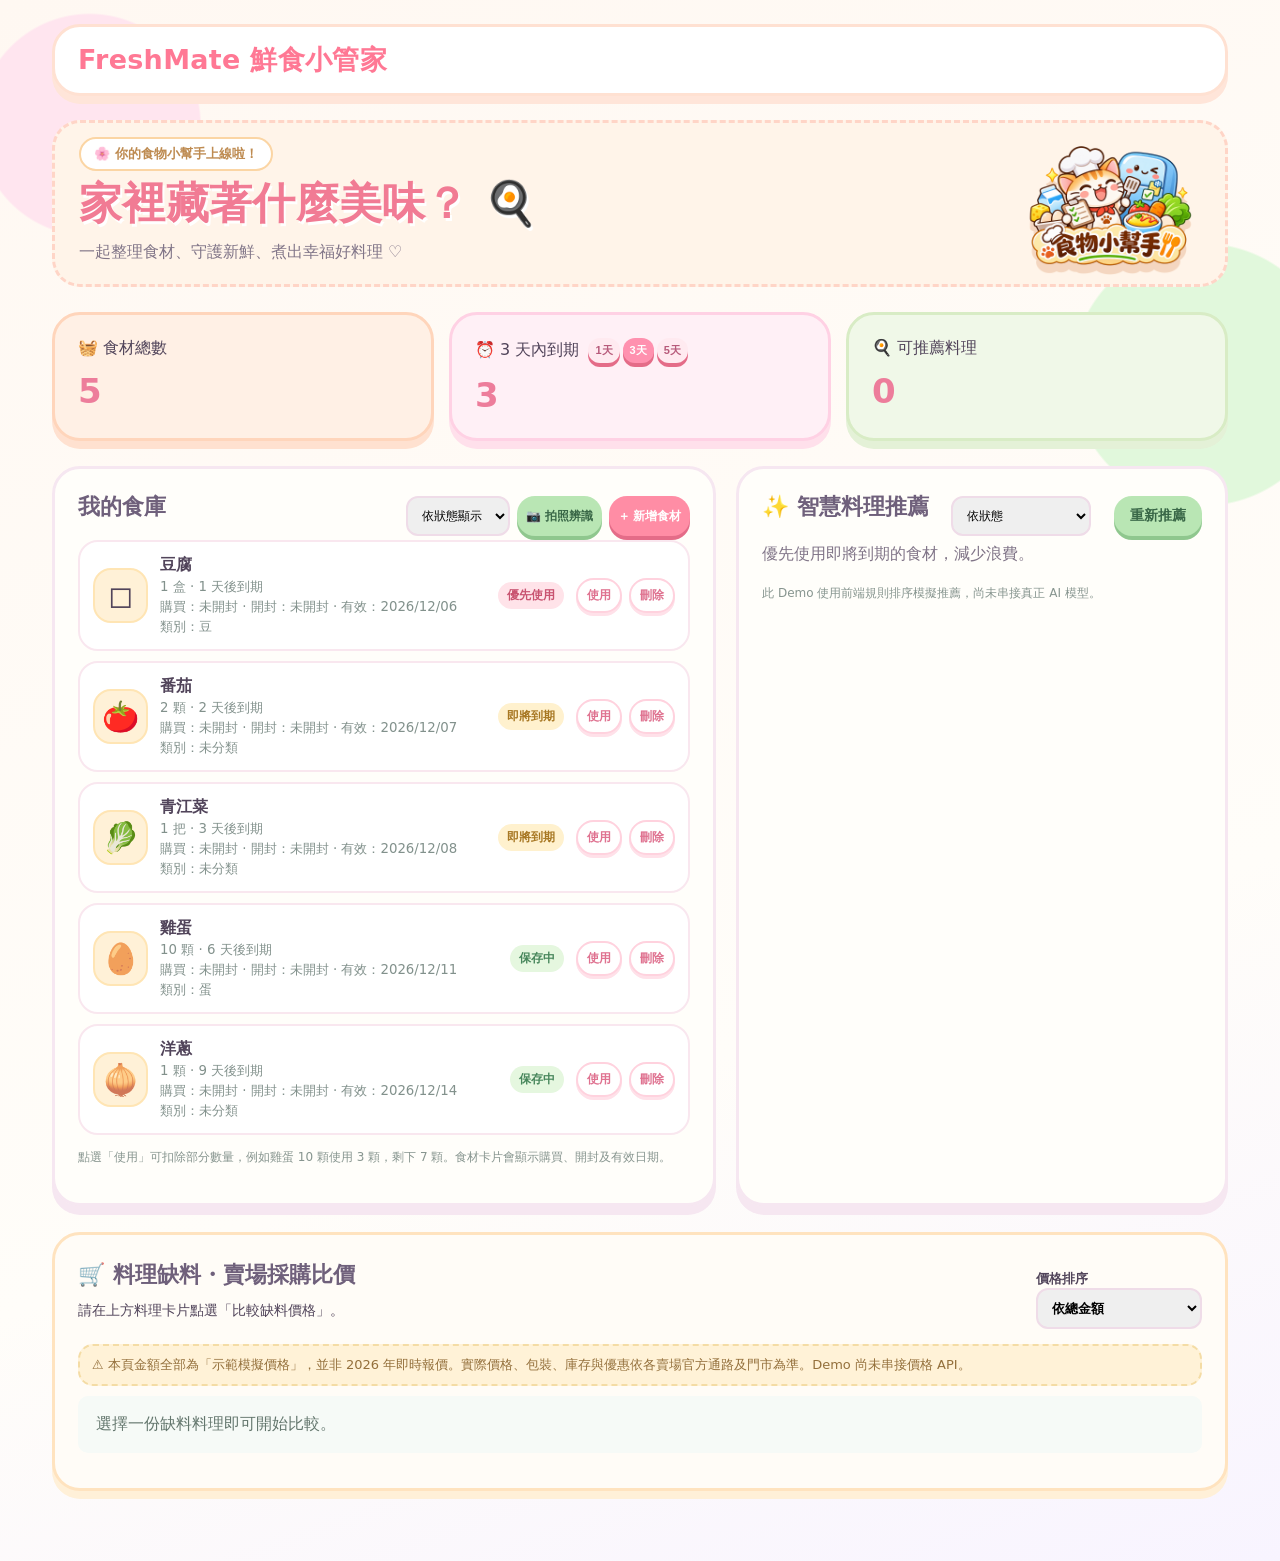
<file: index.html>
<!doctype html>
<html lang="zh-Hant">

<head>
    <meta charset="utf-8">
    <meta name="viewport" content="width=device-width,initial-scale=1">
    <title>FreshMate 鮮食小管家 Demo</title>
    <link rel="stylesheet" href="style.css">
</head>

<body>
    <main class="shell">
        <header>
            <div class="logo">FreshMate 鮮食小管家 
                <!-- <span class="tag">Q萌版 Demo</span></div><span class="tag">互動原型 ·
                本機儲存</span> -->
        </header>
        <div class="cute-hero">
            <div><span class="cute-sticker">🌸 你的食物小幫手上線啦！</span>
                <h1>家裡藏著什麼美味？ 🍳</h1>
                <p>一起整理食材、守護新鮮、煮出幸福好料理 ♡</p>
            </div><img class="cute-mascot" src="assets/fridge-buddy.png" alt="微笑的Q版冰箱吉祥物">
        </div>
        <section class="stats">
            <div class="card stat">🧺 食材總數<b id="total">0</b></div>
            <div class="card stat">⏰ <span id="expiryWindowLabel">3</span> 天內到期 <span class="day-switch"><button
                        type="button" data-days="1">1天</button><button type="button" data-days="3"
                        class="selected">3天</button><button type="button" data-days="5">5天</button></span><b
                    id="expiring">0</b></div>
            <div class="card stat">🍳 可推薦料理<b id="recipesCount">0</b></div>
        </section>
        <div class="layout">
            <section class="card">
                <div class="heading">
                    <h2>我的食庫</h2>
                    <div class="actions"><select id="fridgeSort" aria-label="冰箱排序">
                            <option value="status">依狀態顯示</option>
                            <option value="category">依類別</option>
                            <option value="purchase">依購買日期</option>
                            <option value="expiry">依有效日期</option>
                            <option value="opened">依開封日期</option>
                        </select><button class="secondary" id="photoBtn">📷 拍照辨識</button><button id="addBtn">＋
                            新增食材</button></div>
                </div>
                <div class="items" id="items"></div>
                <p class="note">點選「使用」可扣除部分數量，例如雞蛋 10 顆使用 3 顆，剩下 7 顆。食材卡片會顯示購買、開封及有效日期。</p>
            </section>
            <section class="card">
                <div class="heading">
                    <h2>✨ 智慧料理推薦</h2><select id="recipeSort" aria-label="料理推薦排序" style="width:auto;max-width:190px">
                        <option value="status">依狀態</option>
                        <option value="expiring">優先使用即期食材</option>
                        <option value="available">現有食材可製作</option>
                        <option value="missing">缺少食材最少</option>
                        <option value="newest">最新加入食材</option>
                        <optgroup label="依我的食物篩選" id="foodFilterOptions"></optgroup>
                    </select><button class="secondary" id="recommendBtn">重新推薦</button>
                </div>
                <p style="margin-top:0">優先使用即將到期的食材，減少浪費。</p>
                <div id="recipes"></div>
                <p class="note">此 Demo 使用前端規則排序模擬推薦，尚未串接真正 AI 模型。</p>
            </section>
        </div>
        <section class="shop-panel" id="shopping">
            <div class="shop-head">
                <div>
                    <h2>🛒 料理缺料・賣場採購比價</h2>
                    <div class="shop-summary" id="shopSummary">請在上方料理卡片點選「比較缺料價格」。</div>
                </div><label>價格排序 <select id="sortStores">
                        <option value="total">依總金額</option>
                        <option value="name">依賣場名稱</option>
                    </select></label>
            </div>
            <div class="shop-note">⚠️ 本頁金額全部為「示範模擬價格」，並非 2026 年即時報價。實際價格、包裝、庫存與優惠依各賣場官方通路及門市為準。Demo 尚未串接價格 API。</div>
            <div id="shopResults" class="shop-empty">選擇一份缺料料理即可開始比較。</div>
            <div id="shoppingList" class="shop-summary"></div>
        </section>
    </main>
    <div class="modal" id="recipeModal" role="dialog" aria-modal="true" aria-label="料理教學">
        <div class="dialog recipe-dialog"><button class="outline close-recipe" id="closeRecipe" type="button">✕
                關閉</button>
            <div id="recipeDetail"></div>
        </div>
    </div>
    <div class="modal" id="useModal">
        <div class="dialog">
            <h2>🥣 使用部分食材</h2>
            <p id="useDescription"></p><label for="useAmount">本次使用數量（可輸入 0.5 盒、150 克等）</label><input id="useAmount"
                type="number" min="0.01" step="any" required>
            <p id="usePreview" style="font-weight:700;color:#16866b" aria-live="polite"></p>
            <p class="note">確認後扣除庫存；剩餘為 0 時才從清單移除。</p>
            <div class="actions"><button type="button" class="outline" id="useCancel">取消</button><button type="button"
                    id="useConfirm">確認扣除</button></div>
        </div>
    </div>
    <div class="modal" id="modal">
        <div class="dialog">
            <h2>新增冰箱食材</h2>
            <form id="form"><label for="name">食材名稱</label><input id="name" required placeholder="例如：番茄"><label
                    for="qtyNumber">食材數量</label>
                <div class="qty-entry"><input id="qtyNumber" type="number" min="0.001" step="any" required
                        value="1"><select id="qtyUnit" aria-label="食材單位">
                        <option value="顆">顆</option>
                        <option value="盒">盒</option>
                        <option value="克">克／公克</option>
                        <option value="公斤">公斤</option>
                        <option value="毫升">毫升</option>
                        <option value="公升">公升</option>
                        <option value="包">包</option>
                        <option value="罐">罐</option>
                        <option value="把">把</option>
                        <option value="片">片</option>
                        <option value="份">份</option>
                    </select></div>
                <p class="note">可填 0.5 盒（半盒豆腐）、150 克或 0.25 公斤。</p><label>食材類別（可複選）</label>
                <div id="categoryChecks" class="category-checks"></div><label
                    for="purchaseDate">購買日期（年／月／日）</label><input id="purchaseDate" type="date" required><label
                    for="openedDate">開封日期（年／月／日，未開封可留空）</label><input id="openedDate" type="date"><label
                    for="expiryDate">有效日期（年／月／日）</label><input id="expiryDate" type="date" required>
                <p class="note">開封日期可留空。若已開封，請依包裝標示的開封後保存建議判斷，原有效日期不一定適用。</p>
                <div class="actions"><button type="button" class="outline" id="cancel">取消</button><button
                        type="submit">儲存食材</button></div>
            </form>
        </div>
    </div>
    <script>const seed = [{id: 1, name: '雞蛋', qty: '10 顆', days: 6}, {id: 2, name: '番茄', qty: '2 顆', days: 2}, {id: 3, name: '豆腐', qty: '1 盒', days: 1}, {id: 4, name: '洋蔥', qty: '1 顆', days: 9}, {id: 5, name: '青江菜', qty: '1 把', days: 3}]; const catalog = [{name: '番茄炒蛋', image: 'assets/tomato-eggs.svg', time: 15, difficulty: '簡單', servings: 2, ingredients: [{name: '番茄', amount: 2, unit: '顆'}, {name: '雞蛋', amount: 3, unit: '顆'}], steps: ['將番茄洗淨切塊，雞蛋打入碗中攪拌均勻。', '熱鍋加入少量油，倒入蛋液炒至八分熟後盛起。', '放入番茄炒軟，加入少量水與適量調味料。', '倒回炒蛋，拌炒至全熟即可盛盤。']}, {name: '家常豆腐炒蛋', image: 'assets/tofu-eggs.svg', time: 20, difficulty: '簡單', servings: 2, ingredients: [{name: '豆腐', amount: 1, unit: '盒'}, {name: '雞蛋', amount: 2, unit: '顆'}, {name: '洋蔥', amount: 0.5, unit: '顆'}], steps: ['豆腐切塊、洋蔥切絲，雞蛋打散。', '洋蔥下鍋炒至透明。', '加入豆腐煎至表面微黃。', '倒入蛋液炒至全熟，調味後盛盤。']}, {name: '青江菜炒豆腐', image: 'assets/greens-tofu.svg', time: 18, difficulty: '簡單', servings: 2, ingredients: [{name: '青江菜', amount: 1, unit: '把'}, {name: '豆腐', amount: 1, unit: '盒'}], steps: ['青江菜洗淨切段，豆腐切塊。', '豆腐下鍋煎至兩面微黃。', '加入青江菜與少量水拌炒。', '待青江菜熟透後調味盛盤。']}, {name: '番茄豆腐湯', image: 'assets/tomato-soup.svg', time: 20, difficulty: '簡單', servings: 2, ingredients: [{name: '番茄', amount: 2, unit: '顆'}, {name: '豆腐', amount: 1, unit: '盒'}], steps: ['番茄洗淨切塊，豆腐切丁。', '將番茄炒軟，倒入適量清水煮滾。', '放入豆腐煮約五分鐘至熟透。', '適量調味後即可享用。']}, {name: '洋蔥炒蛋', image: 'assets/onion-eggs.svg', time: 12, difficulty: '簡單', servings: 2, ingredients: [{name: '洋蔥', amount: 1, unit: '顆'}, {name: '雞蛋', amount: 3, unit: '顆'}], steps: ['洋蔥切絲，雞蛋打散。', '熱鍋炒軟洋蔥。', '倒入蛋液拌炒至全熟。', '依喜好調味即可。']}]; const categoryNames = ['蛋', '豆', '魚', '肉', '豬肉', '牛肉', '羊肉', '雞肉', '主食', '罐頭', '乾貨']; const defaultCategory = {'雞蛋': ['蛋'], '豆腐': ['豆'], '番茄': [], '洋蔥': [], '青江菜': []}; let expiryWindow = 3; const emoji = n => ({'雞蛋': '🥚', '番茄': '🍅', '豆腐': '◻️', '洋蔥': '🧅', '青江菜': '🥬', '牛奶': '🥛', '蘋果': '🍎', '紅蘿蔔': '🥕'})[n] || '🥗'; let foods; try {foods = JSON.parse(localStorage.getItem('freshmate-cute-foods-v2') || localStorage.getItem('freshmate-cute-foods-v1')) || structuredClone(seed)} catch {foods = structuredClone(seed)} foods = foods.map(f => ({...f, purchaseDate: f.purchaseDate || '', openedDate: f.openedDate || '', expiryDate: f.expiryDate || (typeof f.days === 'number' ? addLegacyDate(f.days) : ''), categories: Array.isArray(f.categories) ? f.categories : (defaultCategory[f.name] || [])})); localStorage.setItem('freshmate-cute-foods-v2', JSON.stringify(foods)); function addLegacyDate(n) {const d = new Date(); d.setHours(12, 0, 0, 0); d.setDate(d.getDate() + n); return [d.getFullYear(), String(d.getMonth() + 1).padStart(2, '0'), String(d.getDate()).padStart(2, '0')].join('-')} const el = id => document.getElementById(id), esc = s => String(s).replace(/[&<>"']/g, c => ({'&': '&amp;', '<': '&lt;', '>': '&gt;', '"': '&quot;', "'": '&#39;'}[c])); function todayISO() {const d = new Date(); return [d.getFullYear(), String(d.getMonth() + 1).padStart(2, '0'), String(d.getDate()).padStart(2, '0')].join('-')} function addDaysISO(n) {const d = new Date(todayISO() + 'T12:00:00'); d.setDate(d.getDate() + n); return [d.getFullYear(), String(d.getMonth() + 1).padStart(2, '0'), String(d.getDate()).padStart(2, '0')].join('-')} function daysUntil(v) {if (!v) return 99999; const a = new Date(todayISO() + 'T12:00:00'), b = new Date(v + 'T12:00:00'); return Math.round((b - a) / 86400000)} function foodDays(f) {return f.expiryDate ? daysUntil(f.expiryDate) : Number(f.days ?? 99999)} function dateLabel(v) {return v ? v.replaceAll('-', '/') : '未開封'} function save() {localStorage.setItem('freshmate-cute-foods-v2', JSON.stringify(foods)); render()} function render() {
            el('total').textContent = foods.length; el('expiryWindowLabel').textContent = expiryWindow; el('expiring').textContent = foods.filter(f => foodDays(f) >= 0 && foodDays(f) <= expiryWindow).length; const sort = el('fridgeSort').value; const sortedFoods = [...foods].sort((a, b) => {if (sort === 'category') return (a.categories?.[0] || '未分類').localeCompare(b.categories?.[0] || '未分類', 'zh-Hant') || a.name.localeCompare(b.name, 'zh-Hant'); if (sort === 'purchase') return (b.purchaseDate || '').localeCompare(a.purchaseDate || ''); if (sort === 'expiry') return foodDays(a) - foodDays(b); if (sort === 'opened') return (b.openedDate || '').localeCompare(a.openedDate || ''); return (foodDays(a) <= 1 ? 0 : foodDays(a) <= expiryWindow ? 1 : 2) - (foodDays(b) <= 1 ? 0 : foodDays(b) <= expiryWindow ? 1 : 2) || foodDays(a) - foodDays(b)}); el('items').innerHTML = sortedFoods.length ? sortedFoods.map(f => `<div class="item"><div class="emoji">${emoji(f.name)}</div><div class="info"><strong>${esc(f.name)}</strong><small>${esc(f.qty)} · ${foodDays(f) === 0 ? '今日到期' : foodDays(f) < 0 ? `已過期 ${-foodDays(f)} 天` : `${foodDays(f)} 天後到期`}<br>購買：${dateLabel(f.purchaseDate)} · 開封：${dateLabel(f.openedDate)} · 有效：${dateLabel(f.expiryDate || (Number.isFinite(Number(f.days)) ? addDaysISO(Number(f.days)) : ''))}<br>類別：${esc((f.categories || []).join("、") || "未分類")}</small></div><span class="status ${foodDays(f) <= 1 ? 'danger' : foodDays(f) <= expiryWindow ? 'warn' : ''}">${foodDays(f) <= 1 ? '優先使用' : foodDays(f) <= expiryWindow ? '即將到期' : '保存中'}</span><div class="actions"><button class="outline" data-use="${f.id}">使用</button><button class="outline" data-del="${f.id}">刪除</button></div></div>`).join('') : '<div class="empty">冰箱目前沒有食材，新增一項開始吧！</div>';// 每次庫存變動都重新建立下拉選單；只顯示仍有正數庫存的食材。
            const selector = el('recipeSort');
            const previousSelection = selector.value;
            const ingredientNames = [...new Set(foods.filter(f => {const q = parseQty(f.qty); return q && q.amount > 0}).map(f => f.name.trim()).filter(Boolean))].sort((a, b) => a.localeCompare(b, 'zh-Hant'));
            const group = el('foodFilterOptions');
            group.replaceChildren();
            for (const name of ingredientNames) {
                const option = document.createElement('option'); option.value = 'food:' + name; option.textContent = '🥗 ' + name; group.appendChild(option);
            }
            selector.value = previousSelection;
            if (selector.selectedIndex < 0) selector.value = 'status'; // 食材用完後自動回到預設排序
            const mode = selector.value;

            const ranked = catalog.map(r => {
                const matches = r.ingredients.map(i => ({ingredient: i, available: recipeInventory(i.name, i.unit)}));
                const have = matches.filter(x => x.available >= x.ingredient.amount).map(x => x.ingredient.name);
                const partial = matches.filter(x => x.available > 0).map(x => x.ingredient.name);
                const missing = matches.filter(x => x.available < x.ingredient.amount).map(x => x.ingredient.name);
                const urgency = foods.filter(f => partial.includes(f.name)).reduce((a, f) => a + Math.max(0, 4 - foodDays(f)), 0);
                const newest = foods.filter(f => partial.includes(f.name)).reduce((max, f) => Math.max(max, Number(f.addedAt || f.id) || 0), 0);
                return {...r, have, partial, missing, urgency, newest, score: have.length * 10 + partial.length * 4 + urgency - missing.length * 6};
            }).filter(r => r.partial.length > 0).filter(r => !mode.startsWith('food:') || r.ingredients.some(i => i.name === mode.slice(5)))
                .filter(r => mode !== 'available' || r.missing.length === 0)
                .sort((a, b) => {
                    if (mode === 'expiring') return b.urgency - a.urgency || b.score - a.score;
                    if (mode === 'missing' || mode === 'available') return a.missing.length - b.missing.length || b.score - a.score;
                    if (mode === 'newest') return b.newest - a.newest || b.score - a.score;
                    return b.score - a.score;
                });
            el('recipesCount').textContent = ranked.length; el('recipes').innerHTML = ranked.length ? ranked.map(r => `<div class="recipe"><img class="recipe-cover" src="${r.image}" alt="${r.name}料理示意插畫"><h3>${r.name}</h3><div class="score">足量 ${r.have.length}/${r.ingredients.length} 項食材 · ${r.time} 分鐘 · ${r.servings} 人份</div><p>庫存包含：${r.partial.map(esc).join('、')}</p>${r.missing.length ? `<p>缺少：${r.missing.map(esc).join('、')}</p>` : '<p>食材種類已齊全，請查看份量是否足夠。</p>'}<div class="actions"><button class="secondary" data-recipe="${catalog.indexOf(catalog.find(x => x.name === r.name))}">📖 食譜與料理教學</button>${r.missing.length ? `<button class="outline" data-compare="${esc(r.name)}">比較缺料價格</button>` : ''}</div></div>`).join('') : '<div class="empty">新增食材後就會出現推薦料理。</div>'
        } el('addBtn').onclick = () => {el('purchaseDate').value = todayISO(); el('modal').classList.add('show')}; el('cancel').onclick = () => el('modal').classList.remove('show'); el('modal').onclick = e => {if (e.target === el('modal')) el('modal').classList.remove('show')}; el('form').onsubmit = e => {e.preventDefault(); const purchaseDate = el('purchaseDate').value, openedDate = el('openedDate').value, expiryDate = el('expiryDate').value; if (openedDate && openedDate < purchaseDate) {alert('開封日期不能早於購買日期'); return } if (openedDate && openedDate > todayISO()) {alert('開封日期不能是未來日期'); return } if (purchaseDate > todayISO()) {alert('購買日期不能是未來日期'); return } foods.push({id: Date.now(), addedAt: Date.now(), name: el('name').value.trim(), qty: `${Number(el('qtyNumber').value)} ${el('qtyUnit').value}`, categories: [...document.querySelectorAll('#categoryChecks input:checked')].map(x => x.value), purchaseDate, openedDate, expiryDate}); save(); el('form').reset(); el('qtyNumber').value = 1; el('purchaseDate').value = todayISO(); el('modal').classList.remove('show')}; document.addEventListener('click', e => {const b = e.target.closest('button'); if (!b) return; if (b.dataset.del) {foods = foods.filter(f => f.id !== Number(b.dataset.del)); save()} if (b.dataset.use) {let f = foods.find(f => f.id === Number(b.dataset.use)); if (f) openUseModal(f)} if (b.dataset.recipe !== undefined) openRecipe(Number(b.dataset.recipe)); if (b.dataset.compare) {compareRecipe(b.dataset.compare)} if (b.dataset.shop) {const t = '採買清單：' + b.dataset.shop; navigator.clipboard?.writeText(t).then(() => alert('已複製：' + t)).catch(() => prompt('請複製採買清單：', t)) || (!navigator.clipboard && prompt('請複製採買清單：', t))} }); el('fridgeSort').addEventListener('change', render); document.querySelectorAll('[data-days]').forEach(btn => btn.addEventListener('click', () => {expiryWindow = Number(btn.dataset.days); document.querySelectorAll('[data-days]').forEach(x => x.classList.toggle('selected', x === btn)); render()})); el('categoryChecks').innerHTML = categoryNames.map(c => `<label class="category-pill"><input type="checkbox" value="${c}">${c}</label>`).join(''); el('name').addEventListener('input', () => {const name = el('name').value.trim(); if (name === '豆腐') {el('qtyUnit').value = '盒'} else if (name === '雞蛋') {el('qtyUnit').value = '顆'} }); el('recommendBtn').onclick = render; el('recipeSort').addEventListener('change', render); let selectedUseId = null; function parseQty(q) {const m = String(q).trim().match(/^([0-9]+(?:\.[0-9]+)?)\s*(.*)$/); return m ? {amount: Number(m[1]), unit: m[2] || '份'} : null} function fmt(n) {return Number(n.toFixed(3)).toString()} function openUseModal(f) {const q = parseQty(f.qty); if (!q || !(q.amount > 0)) {alert('此食材數量格式無法計算，請改用「10 顆」「500 克」等格式重新新增。'); return } selectedUseId = f.id; el('useDescription').textContent = `${f.name}｜目前庫存 ${fmt(q.amount)} ${q.unit}`; el('useAmount').value = Math.min(1, q.amount); el('useAmount').max = q.amount; el('useAmount').step = 'any'; el('useModal').classList.add('show'); updateUsePreview()} function updateUsePreview() {const f = foods.find(x => x.id === selectedUseId), q = f && parseQty(f.qty), used = Number(el('useAmount').value); el('usePreview').textContent = q && used > 0 && used <= q.amount ? `使用 ${fmt(used)} ${q.unit} → 剩餘 ${fmt(q.amount - used)} ${q.unit}` : '請輸入大於 0 且不超過庫存的數量'} el('useAmount').addEventListener('input', updateUsePreview); el('useCancel').onclick = () => el('useModal').classList.remove('show'); el('useModal').onclick = e => {if (e.target === el('useModal')) el('useModal').classList.remove('show')}; el('useConfirm').onclick = () => {const f = foods.find(x => x.id === selectedUseId); if (!f) return; const q = parseQty(f.qty), used = Number(el('useAmount').value); if (!Number.isFinite(used) || used <= 0 || used > q.amount) {alert('使用數量必須大於 0，且不能超過現有庫存。'); return } const remain = Number((q.amount - used).toFixed(3)); if (remain <= 0) foods = foods.filter(x => x.id !== f.id); else f.qty = `${fmt(remain)} ${q.unit}`; el('useModal').classList.remove('show'); save(); if (activeRecipeName) drawComparison()}; el('photoBtn').onclick = () => alert('📷 拍照辨識為下一階段功能。正式版可串接影像辨識模型，並讓使用者確認辨識結果。'); render();</script>
    <script>
        // 所有價位僅供 UI 展示，不是商家實際價格。
        const mockPrices = {
            '雞蛋': {'全聯': 69, '家樂福': 72, '愛買': 75}, '番茄': {'全聯': 45, '家樂福': 49, '愛買': 42},
            '豆腐': {'全聯': 28, '家樂福': 32, '愛買': 30}, '洋蔥': {'全聯': 35, '家樂福': 33, '愛買': 38},
            '青江菜': {'全聯': 39, '家樂福': 42, '愛買': 36}, '牛奶': {'全聯': 95, '家樂福': 99, '愛買': 92},
            '紅蘿蔔': {'全聯': 29, '家樂福': 32, '愛買': 30}, '白飯': {'全聯': 35, '家樂福': 38, '愛買': 36}
        };
        const storeLinks = {'全聯': 'https://www.pxmart.com.tw/', '家樂福': 'https://www.carrefour.com.tw/', '愛買': 'https://www.fe-amart.com.tw/'};
        let activeRecipeName = null;
        function compareRecipe(name) {activeRecipeName = name; drawComparison(); document.getElementById('shopping').scrollIntoView({behavior: 'smooth', block: 'start'})}
        function drawComparison() {
            const recipe = catalog.find(r => r.name === activeRecipeName); if (!recipe) return;
            const missing = recipe.ingredients.filter(i => recipeInventory(i.name, i.unit) < i.amount).map(i => i.name);
            const summary = document.getElementById('shopSummary'), results = document.getElementById('shopResults'), list = document.getElementById('shoppingList');
            summary.textContent = `「${recipe.name}」需要 ${recipe.ingredients.length} 種食材，缺少 ${missing.length} 種：${missing.join('、') || '無'}`;
            if (!missing.length) {results.className = 'shop-empty'; results.textContent = '🎉 冰箱食材已齊全，不需要額外採買！'; list.textContent = ''; return }
            let stores = Object.keys(storeLinks).map(store => ({store, items: missing.map(food => ({food, price: mockPrices[food]?.[store] ?? null}))}));
            stores.forEach(x => x.total = x.items.every(i => i.price !== null) ? x.items.reduce((a, i) => a + i.price, 0) : null);
            if (document.getElementById('sortStores').value === 'total') stores.sort((a, b) => (a.total ?? Infinity) - (b.total ?? Infinity)); else stores.sort((a, b) => a.store.localeCompare(b.store, 'zh-Hant'));
            results.className = 'shop-grid';
            results.innerHTML = stores.map((x, i) => `<div class="shop-card"><h3>${x.store} ${i === 0 && document.getElementById('sortStores').value === 'total' ? '🏷️' : ''}</h3>${x.items.map(it => `<div class="shop-row"><span>${esc(it.food)} <small>（示範 1 份）</small></span><strong>${it.price === null ? '未提供' : `NT$ ${it.price}`}</strong></div>`).join('')}<div class="shop-total">示範總價：${x.total === null ? '無法計算' : `NT$ ${x.total}`}</div><a href="${storeLinks[x.store]}" target="_blank" rel="noopener noreferrer">前往${x.store}官方網站 ↗</a><div><button class="outline shop-btn" data-copy-store="${x.store}">複製此賣場清單</button></div></div>`).join('');
            const cheapest = missing.map(food => {let opts = stores.map(x => ({store: x.store, price: mockPrices[food]?.[x.store]})).filter(x => Number.isFinite(x.price)).sort((a, b) => a.price - b.price); return {food, ...(opts[0] || {store: '未提供', price: 0})}});
            const total = cheapest.reduce((sum, x) => sum + x.price, 0);
            list.innerHTML = `<strong>跨賣場最低示範價：</strong>NT$ ${total}（未計運費、交通費、會員折扣；不代表實際最省）<br>${cheapest.map(x => `${esc(x.food)}：${x.store} NT$ ${x.price}`).join(' ｜ ')} <button class="outline shop-btn" id="copyCheapest">複製跨賣場清單</button>`;
            document.getElementById('copyCheapest').onclick = () => copyShopText('跨賣場示範採買清單：\n' + cheapest.map(x => `${x.food} - ${x.store} NT$ ${x.price}`).join('\n'));
            results.querySelectorAll('[data-copy-store]').forEach(btn => btn.onclick = () => {const x = stores.find(x => x.store === btn.dataset.copyStore); copyShopText(`${recipe.name}｜${x.store}（模擬價格）\n` + x.items.map(it => `${it.food}：NT$ ${it.price ?? '未提供'}`).join('\n') + `\n示範合計：NT$ ${x.total ?? '無法計算'}`)});
        }
        function copyShopText(t) {if (navigator.clipboard && window.isSecureContext) {navigator.clipboard.writeText(t).then(() => alert('已複製採買清單')).catch(() => prompt('請複製：', t))} else prompt('請複製：', t)}
        document.getElementById('sortStores').addEventListener('change', drawComparison);
    </script>
    <script>
        let selectedRecipeIndex = null;
        function recipeInventory(name, unit) {return foods.filter(f => f.name === name).reduce((sum, f) => {const q = parseQty(f.qty); if (!q) return sum; if (q.unit === unit) return sum + q.amount; if (q.unit === '公斤' && unit === '克') return sum + q.amount * 1000; if (q.unit === '克' && unit === '公斤') return sum + q.amount / 1000; if (q.unit === '公升' && unit === '毫升') return sum + q.amount * 1000; if (q.unit === '毫升' && unit === '公升') return sum + q.amount / 1000; return sum}, 0)}
        function openRecipe(idx) {
            selectedRecipeIndex = idx; const r = catalog[idx]; if (!r) return;
            const rows = r.ingredients.map((i, k) => {const available = recipeInventory(i.name, i.unit); const lack = Math.max(0, i.amount - available); return `<tr><td>${esc(i.name)}</td><td>${fmt(i.amount)} ${esc(i.unit)}</td><td>${fmt(available)} ${esc(i.unit)}</td><td>${lack > 0 ? `<span style="color:#b56a17">缺 ${fmt(lack)} ${esc(i.unit)}</span>` : '<span style="color:#16866b">充足</span>'}</td></tr>`}).join('');
            el('recipeDetail').innerHTML = `<img class="hero" src="${r.image}" alt="${esc(r.name)}料理示意插畫"><h2 style="margin:16px 0 6px">${esc(r.name)}</h2><div class="recipe-meta">⏱ ${r.time} 分鐘　·　🍽 ${r.servings} 人份　·　👩‍🍳 ${r.difficulty}</div><p class="note">圖片為本 Demo 自製料理示意插畫，非實際成品照片。</p><h3>🥬 食材清單</h3><table class="recipe-table"><thead><tr><th>食材</th><th>所需</th><th>庫存</th><th>狀態</th></tr></thead><tbody>${rows}</tbody></table><h3>👩‍🍳 逐步料理教學</h3>${r.steps.map((step, k) => `<div class="recipe-step"><span class="step-no">${k + 1}</span><div>${esc(step)}</div></div>`).join('')}<h3>✅ 完成料理・確認扣庫存</h3><p class="note">可調整實際用量，只有點擊「確認完成並扣除」才會更新冰箱庫存。缺少的食材不會扣成負數。</p>${r.ingredients.map((i, k) => `<label for="cook-${k}">${esc(i.name)}（目前 ${fmt(recipeInventory(i.name, i.unit))} ${esc(i.unit)}）</label><div class="actions" style="align-items:center"><input id="cook-${k}" type="number" min="0" step="any" value="${fmt(Math.min(i.amount, recipeInventory(i.name, i.unit)))}"><span>${esc(i.unit)}　<small>食譜建議 ${fmt(i.amount)} ${esc(i.unit)}</small></span></div>`).join('')}<p class="warnline">提醒：食材不足時請先採買或調整食譜。確認後僅扣除現有庫存，使用量可為 0。</p><div class="actions" style="margin-top:18px"><button class="outline" id="recipeCompare">🛒 缺料採購比價</button><button id="cookConfirm">確認完成並扣除庫存</button></div>`;
            el('recipeModal').classList.add('show'); el('recipeCompare').onclick = () => {el('recipeModal').classList.remove('show'); compareRecipe(r.name)}; el('cookConfirm').onclick = confirmCook;
        }
        function confirmCook() {
            const r = catalog[selectedRecipeIndex]; if (!r) return; const deductions = []; for (let k = 0; k < r.ingredients.length; k++) {const i = r.ingredients[k], v = Number(el('cook-' + k).value), available = recipeInventory(i.name, i.unit); if (!Number.isFinite(v) || v < 0 || v > available + 1e-8) {alert(`${i.name} 的扣除量必須介於 0 與 ${fmt(available)} ${i.unit} 之間。`); return } deductions.push({name: i.name, unit: i.unit, amount: v})} if (!deductions.some(x => x.amount > 0)) {alert('請至少輸入一項實際使用數量。'); return } const message = deductions.filter(x => x.amount > 0).map(x => `${x.name} ${fmt(x.amount)} ${x.unit}`).join('、'); if (!confirm(`確定已完成「${r.name}」並扣除：
${message}？`)) return;
            for (const d of deductions) {let remain = d.amount; for (const f of foods.filter(f => f.name === d.name && parseQty(f.qty)?.unit === d.unit)) {if (remain <= 0) break; const q = parseQty(f.qty), take = Math.min(remain, q.amount); remain = Number((remain - take).toFixed(3)); const newQty = Number((q.amount - take).toFixed(3)); if (newQty <= 0) foods = foods.filter(x => x.id !== f.id); else f.qty = `${fmt(newQty)} ${q.unit}`} }
            el('recipeModal').classList.remove('show'); save(); if (activeRecipeName) drawComparison(); alert('料理完成！已更新冰箱剩餘庫存。')
        }
        el('closeRecipe').onclick = () => el('recipeModal').classList.remove('show'); el('recipeModal').addEventListener('click', e => {if (e.target === el('recipeModal')) el('recipeModal').classList.remove('show')});
    </script>
</body>

</html>
</file>
<file: style.css>
:root {
    font-family: system-ui, 'Microsoft JhengHei', sans-serif;
    color: #203c37;
    background: #f4f8f5
}

* {
    box-sizing: border-box
}

body {
    margin: 0
}

.shell {
    max-width: 1180px;
    margin: auto;
    padding: 26px
}

header {
    display: flex;
    justify-content: space-between;
    align-items: center;
    gap: 12px
}

.logo {
    font-size: 25px;
    font-weight: 800;
    color: #16866b
}

.tag {
    font-size: 12px;
    background: #e4f5ee;
    color: #14775d;
    padding: 7px 12px;
    border-radius: 30px
}

h1 {
    font-size: 32px;
    margin: 28px 0 8px
}

p {
    color: #71817d
}

.stats {
    display: grid;
    grid-template-columns: repeat(3, 1fr);
    gap: 15px;
    margin: 25px 0
}

.card {
    background: white;
    border: 1px solid #e5eee9;
    border-radius: 18px;
    padding: 22px;
    box-shadow: 0 6px 20px #173c2a08
}

.stat b {
    font-size: 30px;
    display: block;
    margin-top: 12px
}

.layout {
    display: grid;
    grid-template-columns: 1.35fr 1fr;
    gap: 20px
}

.heading {
    display: flex;
    justify-content: space-between;
    align-items: center;
    gap: 10px
}

h2 {
    font-size: 20px;
    margin: 0 0 18px
}

button {
    border: 0;
    border-radius: 10px;
    padding: 11px 16px;
    cursor: pointer;
    font-weight: 700;
    background: #16866b;
    color: white
}

button.secondary {
    background: #e7f5ef;
    color: #16775e
}

button.outline {
    background: white;
    border: 1px solid #cfe3d9;
    color: #16866b
}

.items {
    display: grid;
    gap: 10px
}

.item {
    display: flex;
    align-items: center;
    gap: 12px;
    padding: 12px;
    border: 1px solid #edf2ef;
    border-radius: 12px
}

.emoji {
    background: #eef8f2;
    border-radius: 12px;
    width: 48px;
    height: 48px;
    display: grid;
    place-items: center;
    font-size: 26px
}

.info {
    flex: 1
}

.info strong {
    display: block
}

.info small {
    color: #82918c
}

.status {
    font-size: 12px;
    background: #e6f6ed;
    color: #1b8561;
    padding: 5px 9px;
    border-radius: 20px
}

.status.warn {
    background: #fff0d9;
    color: #bc771c
}

.status.danger {
    background: #ffebe7;
    color: #c05243
}

.actions {
    display: flex;
    gap: 7px;
    flex-wrap: wrap
}

.actions button {
    padding: 7px 9px;
    font-size: 12px
}

.recipe {
    background: #f6faf7;
    border-radius: 14px;
    padding: 17px;
    margin-bottom: 12px
}

.recipe h3 {
    margin: 0 0 8px
}

.recipe p {
    font-size: 13px;
    margin: 7px 0
}

.recipe .score {
    color: #16866b;
    font-weight: 700;
    font-size: 13px
}

.note {
    font-size: 12px;
    color: #87958f
}

.modal {
    position: fixed;
    inset: 0;
    background: #122a2399;
    display: none;
    align-items: center;
    justify-content: center;
    padding: 18px
}

.modal.show {
    display: flex
}

.dialog {
    background: white;
    border-radius: 18px;
    padding: 25px;
    width: min(440px, 100%)
}

label {
    display: block;
    margin: 12px 0 5px;
    font-size: 13px;
    font-weight: 700
}

input,
select {
    width: 100%;
    padding: 11px;
    border: 1px solid #d9e5de;
    border-radius: 9px;
    font: inherit
}

.dialog .actions {
    justify-content: flex-end;
    margin-top: 20px
}

.empty {
    padding: 20px;
    color: #7b8c84;
    text-align: center
}

@media(max-width:760px) {
    .layout {
        grid-template-columns: 1fr
    }

    .stats {
        gap: 8px
    }

    .card {
        padding: 16px
    }

    .stat b {
        font-size: 24px
    }

    .shell {
        padding: 15px
    }

    h1 {
        font-size: 26px
    }

    .heading {
        align-items: flex-start;
        flex-wrap: wrap
    }
}

.shop-panel {
    margin-top: 18px;
    padding: 20px;
    background: #fff;
    border: 1px solid #dbe9df;
    border-radius: 18px
}

.shop-panel h2 {
    margin: 0 0 8px
}

.shop-note {
    font-size: 13px;
    color: #8a5a19;
    background: #fff6df;
    padding: 10px 12px;
    border-radius: 10px;
    margin: 10px 0
}

.shop-grid {
    display: grid;
    grid-template-columns: repeat(auto-fit, minmax(220px, 1fr));
    gap: 12px
}

.shop-card {
    padding: 15px;
    border: 1px solid #e1e8e4;
    border-radius: 12px;
    background: #fbfdfb
}

.shop-card h3 {
    margin: 0 0 10px
}

.shop-row {
    display: flex;
    justify-content: space-between;
    gap: 12px;
    margin: 8px 0;
    font-size: 14px
}

.shop-total {
    font-weight: 800;
    font-size: 19px;
    color: #247251;
    border-top: 1px solid #e2e8e4;
    padding-top: 10px;
    margin-top: 10px
}

.shop-card a {
    display: inline-block;
    margin-top: 10px;
    color: #19694c
}

.shop-btn {
    margin-top: 8px
}

.shop-panel select {
    padding: 8px;
    border-radius: 8px;
    border: 1px solid #ceded2
}

.shop-head {
    display: flex;
    justify-content: space-between;
    gap: 12px;
    align-items: center;
    flex-wrap: wrap
}

.shop-summary {
    margin: 12px 0;
    font-size: 14px
}

.shop-empty {
    padding: 18px;
    color: #64776e;
    background: #f6faf7;
    border-radius: 10px
}

.recipe-cover {
    width: 100%;
    height: 150px;
    object-fit: cover;
    border-radius: 12px;
    margin-bottom: 12px
}

.recipe-dialog {
    width: min(760px, 100%);
    max-height: 92vh;
    overflow: auto
}

.recipe-dialog .hero {
    width: 100%;
    height: 240px;
    object-fit: cover;
    border-radius: 14px
}

.close-recipe {
    float: right;
    margin-bottom: 10px
}

.recipe-meta {
    color: #657b70;
    font-size: 14px;
    margin: 10px 0
}

.recipe-table {
    width: 100%;
    border-collapse: collapse
}

.recipe-table td,
.recipe-table th {
    padding: 10px 7px;
    text-align: left;
    border-bottom: 1px solid #e5eee9
}

.recipe-step {
    display: flex;
    gap: 12px;
    margin: 12px 0;
    padding: 12px;
    background: #f5faf6;
    border-radius: 12px
}

.step-no {
    background: #16866b;
    color: white;
    border-radius: 50%;
    width: 28px;
    height: 28px;
    flex-shrink: 0;
    display: grid;
    place-items: center;
    font-weight: 700
}

.warnline {
    color: #a76617;
    background: #fff7e7;
    padding: 12px;
    border-radius: 10px;
    font-size: 13px
}

.recipe-dialog input[type=number] {
    max-width: 120px
}

.recipe-dialog h3 {
    margin: 20px 0 10px
}

@media(max-width:760px) {
    .recipe-dialog .hero {
        height: 170px
    }
}

/* FreshMate Q版主題 */
:root {
    font-family: 'Trebuchet MS', 'Microsoft JhengHei', system-ui, sans-serif;
    color: #51445a;
    background: #fff8f2
}

body {
    background: radial-gradient(circle at 7% 8%, #ffe5ef 0 110px, transparent 112px), radial-gradient(circle at 94% 24%, #e1f8dc 0 130px, transparent 132px), linear-gradient(160deg, #fff8f2, #fffdf9 65%, #f8f4ff);
    min-height: 100vh
}

.shell {
    max-width: 1220px;
    padding: 24px 22px 70px
}

header {
    background: #fff;
    border: 3px solid #ffe1d2;
    border-radius: 28px;
    padding: 15px 23px;
    box-shadow: 0 8px 0 #ffe5d9
}

.logo {
    font-size: 27px;
    color: #ff7894;
    letter-spacing: .3px
}

.tag {
    background: #fff0bc;
    color: #88633b;
    border: 2px solid #ffe49b;
    font-weight: 800
}

h1 {
    font-size: clamp(28px, 4vw, 43px);
    color: #f17b94;
    letter-spacing: .3px;
    margin-top: 30px;
    text-shadow: 2px 3px #fff
}

p {
    color: #817588;
    line-height: 1.7
}

.card,
.shop-panel {
    border: 3px solid #f6e7f1;
    border-radius: 28px;
    background: #fffefa;
    box-shadow: 0 9px 0 #f6e7f1;
    padding: 23px
}

.stat:nth-child(1) {
    background: #fff0e5;
    border-color: #ffd5bb;
    box-shadow: 0 8px 0 #ffe1d0
}

.stat:nth-child(2) {
    background: #fff0f6;
    border-color: #ffd1e4;
    box-shadow: 0 8px 0 #ffe0eb
}

.stat:nth-child(3) {
    background: #f0f8e8;
    border-color: #d8ecc5;
    box-shadow: 0 8px 0 #e4f1d7
}

.stat b {
    font-size: 34px;
    color: #ed7d9b
}

h2 {
    color: #6f607b;
    font-size: 22px
}

h3 {
    color: #65536c
}

button {
    border-radius: 18px;
    background: #ff8da5;
    color: white;
    box-shadow: 0 4px 0 #e46c88;
    transition: transform .12s, box-shadow .12s;
    font-size: 14px
}

button:hover {
    transform: translateY(-2px);
    filter: brightness(1.02)
}

button:active {
    transform: translateY(3px);
    box-shadow: 0 1px 0 #e46c88
}

button.secondary {
    background: #b9e6b4;
    color: #396747;
    box-shadow: 0 4px 0 #8fc78e
}

button.outline {
    background: #fff;
    border: 2px solid #ffd2de;
    color: #df7290;
    box-shadow: 0 3px 0 #ffe1e9
}

.item {
    background: #fff;
    border: 2px solid #f9e7ef;
    border-radius: 20px;
    padding: 13px;
    flex-wrap: wrap
}

.emoji {
    background: #fff1d7;
    border: 2px solid #ffe5b4;
    border-radius: 18px;
    width: 55px;
    height: 55px;
    font-size: 30px
}

.status {
    background: #e5f7df;
    color: #48875c;
    font-weight: 800
}

.status.warn {
    background: #fff1ce;
    color: #a87824
}

.status.danger {
    background: #ffe3e9;
    color: #c95471
}

.recipe {
    border: 2px solid #f6e3e9;
    border-radius: 22px;
    background: #fffafc;
    padding: 15px;
    margin-bottom: 15px
}

.recipe-cover {
    height: 175px;
    border-radius: 18px;
    background: #fff2e9
}

.score {
    color: #ba7291;
    font-weight: 700
}

.shop-panel {
    margin-top: 26px;
    background: #fffcf7;
    border-color: #ffe3bf;
    box-shadow: 0 8px 0 #fff0d8
}

.shop-note,
.warnline {
    background: #fff2d7;
    border: 2px dashed #f4dca5;
    border-radius: 15px;
    color: #94703c
}

.shop-card {
    background: #fff;
    border: 2px solid #f8e7cf;
    border-radius: 20px
}

.shop-total {
    color: #e57997
}

.modal {
    backdrop-filter: blur(4px)
}

.dialog {
    border: 4px solid #ffe1e9;
    border-radius: 28px;
    box-shadow: 0 16px 0 #e9c8d488;
    background: #fffdfa
}

.recipe-step {
    background: #fff5ed;
    border: 2px solid #ffe9d4;
    border-radius: 18px
}

.step-no {
    background: #ff93aa
}

input,
select {
    border-radius: 12px !important;
    border: 2px solid #efdce8 !important;
    padding: 10px !important
}

input:focus,
select:focus {
    outline: 3px solid #ffcfde
}

.cute-hero {
    display: flex;
    align-items: center;
    justify-content: space-between;
    gap: 18px;
    margin: 24px 0 6px;
    padding: 14px 24px 10px;
    border: 3px dashed #ffd5c7;
    border-radius: 28px;
    background: #fff4e9
}

.cute-hero h1 {
    margin: 4px 0 5px
}

.cute-hero p {
    margin: 0 0 9px
}

.cute-mascot {
    width: 180px;
    max-width: 30%;
    filter: drop-shadow(0 9px 0 #f4d6bf)
}

.cute-sticker {
    display: inline-block;
    background: #fff;
    border: 2px solid #fbd5a4;
    color: #be8b51;
    padding: 6px 13px;
    border-radius: 100px;
    font-size: 13px;
    font-weight: 800
}

@media(max-width:760px) {
    .cute-hero {
        padding: 15px
    }

    .cute-mascot {
        width: 105px
    }

    .shell {
        padding: 14px
    }

    .card,
    .shop-panel {
        padding: 15px
    }

    header {
        padding: 12px
    }

    .logo {
        font-size: 21px
    }

    .stats {
        gap: 9px
    }

    .stat b {
        font-size: 25px
    }
}

.day-switch {
    display: inline-flex;
    gap: 3px;
    vertical-align: middle;
    margin-left: 4px
}

.day-switch button {
    font-size: 11px;
    padding: 5px 7px;
    border-radius: 12px;
    background: #ffeaf0;
    color: #b75a7a
}

.day-switch button.selected {
    background: #ff91af;
    color: white
}

.heading select {
    width: auto;
    max-width: 170px;
    font-size: 12px
}

.qty-entry {
    display: grid;
    grid-template-columns: 1fr 1fr;
    gap: 10px
}

.category-checks {
    display: flex;
    flex-wrap: wrap;
    gap: 8px;
    margin: 8px 0 14px
}

.category-pill {
    display: inline-flex;
    align-items: center;
    gap: 5px;
    padding: 7px 10px;
    background: #fff2f5;
    border: 1px solid #f4d4e0;
    border-radius: 20px;
    margin: 0;
    cursor: pointer
}

.category-pill input {
    width: auto;
    accent-color: #f07e9c
}

.dialog {
    max-height: 90vh;
    overflow: auto
}

.stat .day-switch {
    font-size: 12px
}

@media(max-width:760px) {
    .heading select {
        max-width: 100%
    }
}
</file>
